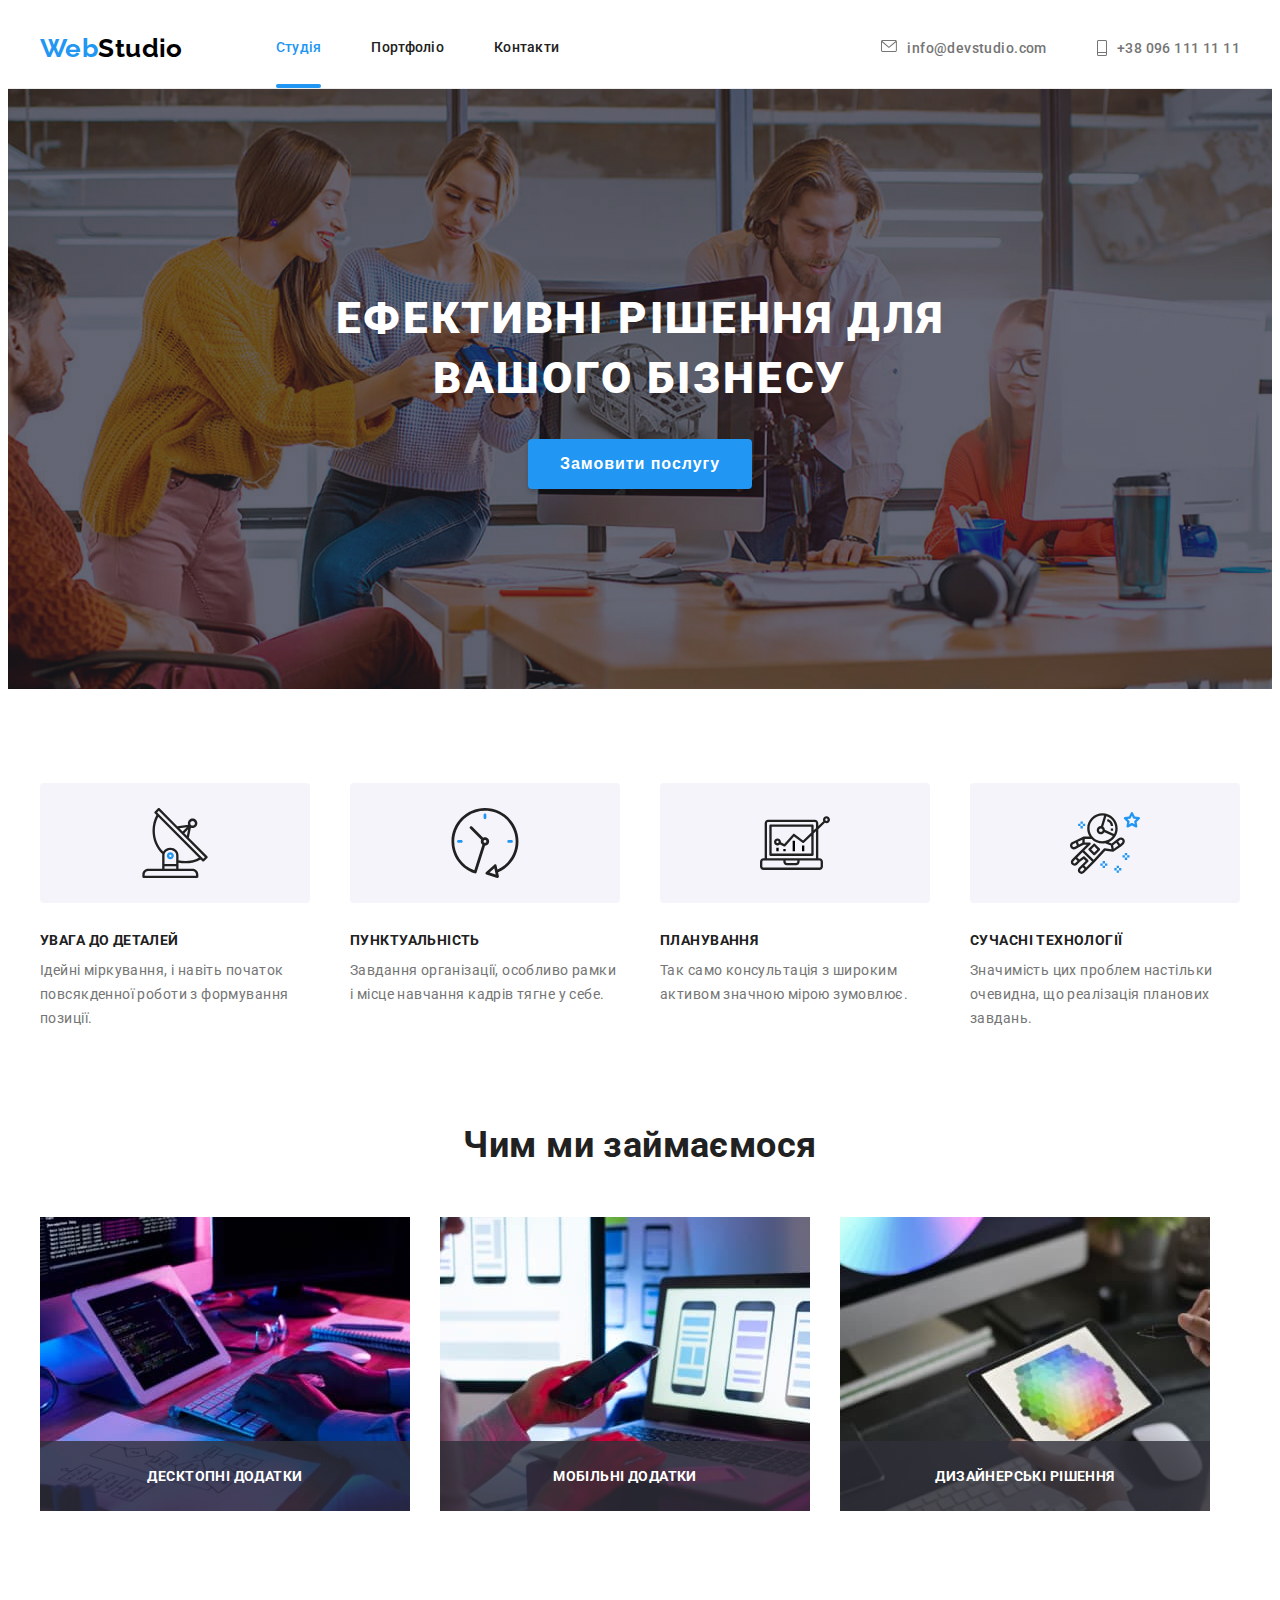
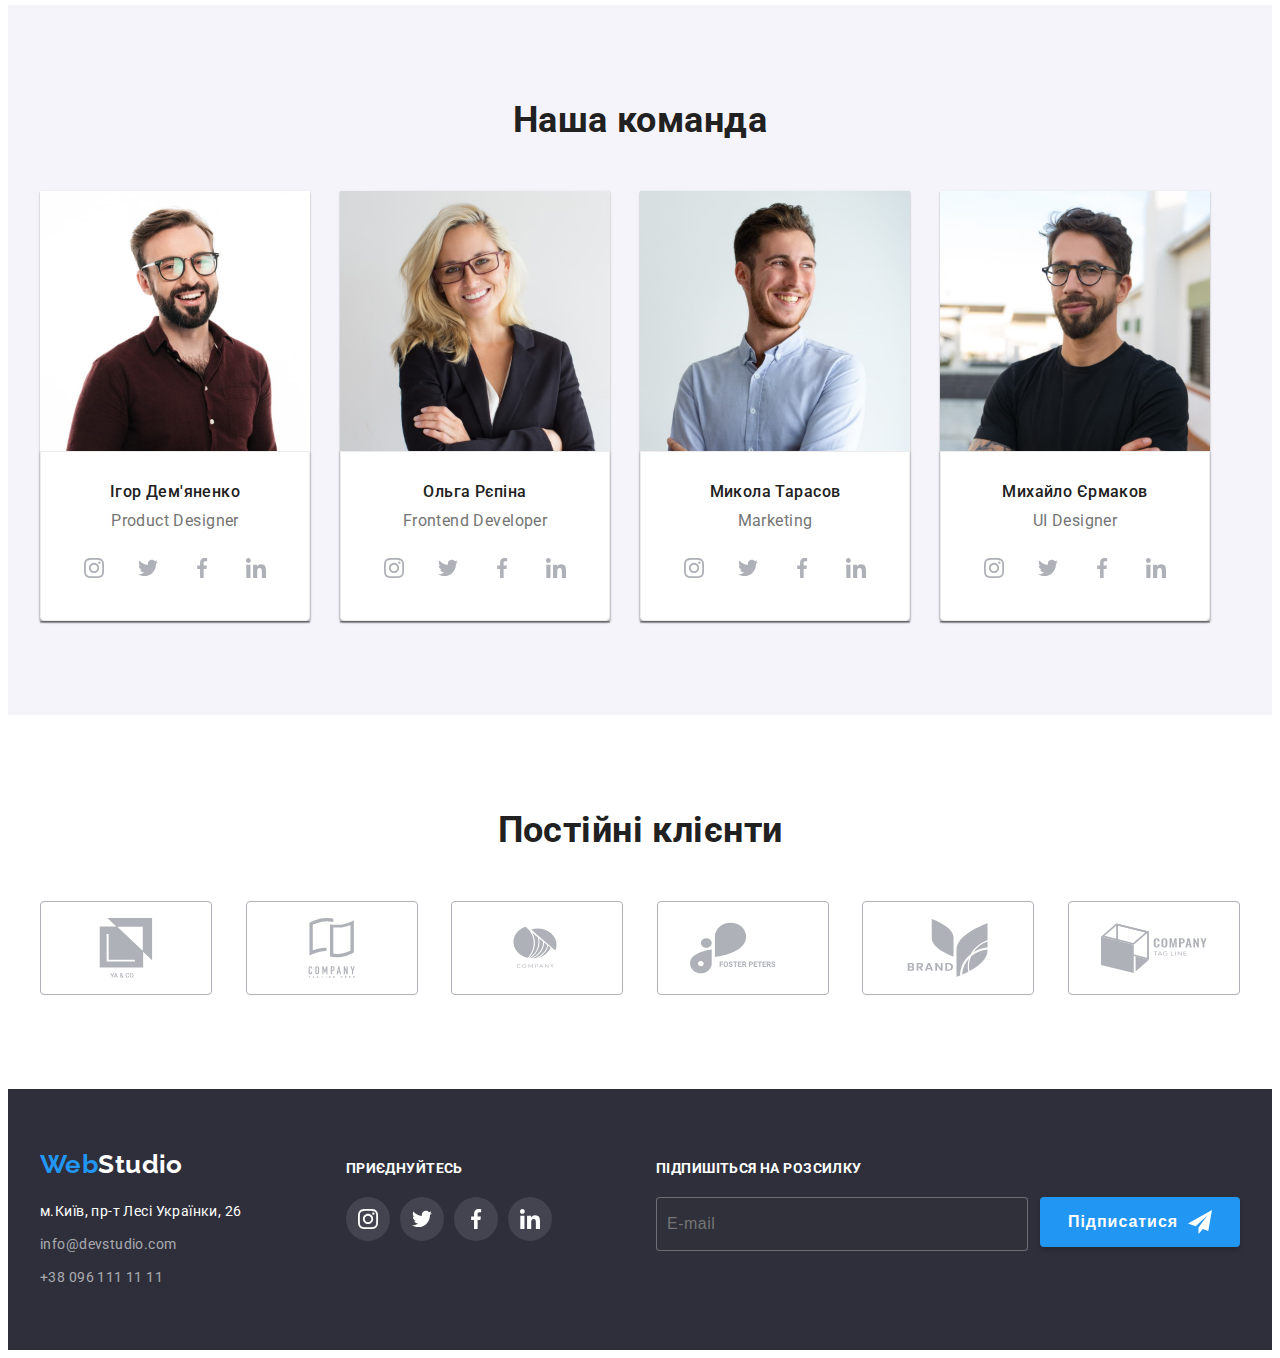
<file: index.html>
<!DOCTYPE html>
<html lang="uk">

<head>
    <meta charset="UTF-8" />
    <meta http-equiv="X-UA-Compatible" content="IE=edge" />
    <meta name="viewport" content="width=device-width, initial-scale=1.0" />
    <title>Студія</title>
    <link rel="preconnect" href="https://fonts.googleapis.com" />
    <link rel="preconnect" href="https://fonts.gstatic.com" crossorigin />
    <link
        href="https://fonts.googleapis.com/css2?family=Raleway:wght@700&family=Roboto:wght@400;500;700;900&display=swap"
        rel="stylesheet" />
    <link rel="stylesheet" href="https://cdnjs.cloudflare.com/ajax/libs/modern-normalize/1.1.0/modern-normalize.min.css"
        integrity="sha512-wpPYUAdjBVSE4KJnH1VR1HeZfpl1ub8YT/NKx4PuQ5NmX2tKuGu6U/JRp5y+Y8XG2tV+wKQpNHVUX03MfMFn9Q=="
        crossorigin="anonymous" referrerpolicy="no-referrer" />
    <link rel="stylesheet" href="./css/styles.css" />
</head>

<body>
    <header class="header">
        <div class="conteiner main-nav">
            <nav class="navigate">
                <a href="./index.html" class="logo">
                    <span class="web-logo">Web</span>Studio</a>
                <ul class="site-nav">
                    <li class="site-nav-item">
                        <a class="site-nav-link current" href="./index.html">Студія</a>
                    </li>
                    <li class="site-nav-item">
                        <a class="site-nav-link" href="./portfolio.html">Портфоліо</a>
                    </li>
                    <li class="site-nav-item">
                        <a class="site-nav-link" href="">Контакти</a>
                    </li>
                </ul>
            </nav>
            <ul class="contacts">
                <li class="item">
                    <a class="address" href="mailto:info@devstudio.com">
                        info@devstudio.com
                        <svg class="envelope" width="16" height="12">
                            <use href="././images/icon.svg#icon-envelope"></use>
                        </svg>
                    </a>
                </li>
                <li class="item">
                    <a class="phone" href="tel:+380961111111">+38 096 111 11 11
                        <svg class="telephone" width="10" height="16">
                            <use href="././images/icon.svg#icon-telephone"></use>
                        </svg>
                    </a>
                </li>
            </ul>
        </div>
    </header>
    <main>
        <section class="section hero">
            <div class="conteiner">
                <h1 class="hero-title">Ефективні рішення для вашого бізнесу</h1>
                <button data-modal-open type="button" class="btn">
                    Замовити послугу
                </button>
            </div>
        </section>
        <section class="section">
            <div class="conteiner">
                <h2 class="visually-hidden">Наші переваги</h2>
                <ul class="about">
                    <li>
                        <div class="icon-wrapper">
                            <svg class="about-img" width="70px" height="70px">
                                <use href="././images/icon.svg#icon-antenna"></use>
                            </svg>
                        </div>
                        <h3 class="about-title">УВАГА ДО ДЕТАЛЕЙ</h3>
                        <p class="about-text">
                            Ідейні міркування, і навіть початок повсякденної роботи з
                            формування позиції.
                        </p>
                    </li>
                    <li>
                        <div class="icon-wrapper">
                            <svg class="about-img" width="70px" height="70px">
                                <use href="././images/icon.svg#icon-clock"></use>
                            </svg>
                        </div>
                        <h3 class="about-title">ПУНКТУАЛЬНІСТЬ</h3>
                        <p class="about-text">
                            Завдання організації, особливо рамки і місце навчання кадрів
                            тягне у себе.
                        </p>
                    </li>
                    <li>
                        <div class="icon-wrapper">
                            <svg class="about-img" width="70px" height="70px">
                                <use href="././images/icon.svg#icon-diagram"></use>
                            </svg>
                        </div>
                        <h3 class="about-title">ПЛАНУВАННЯ</h3>
                        <p class="about-text">
                            Так само консультація з широким активом значною мірою зумовлює.
                        </p>
                    </li>
                    <li>
                        <div class="icon-wrapper">
                            <svg class="about-img" width="70px" height="70px">
                                <use href="././images/icon.svg#icon-astronaut"></use>
                            </svg>
                        </div>
                        <h3 class="about-title">СУЧАСНІ ТЕХНОЛОГІЇ</h3>
                        <p class="about-text">
                            Значимість цих проблем настільки очевидна, що реалізація
                            планових завдань.
                        </p>
                    </li>
                </ul>
            </div>
        </section>
        <section class="section develop">
            <div class="conteiner">
                <h2 class="section-title">Чим ми займаємося</h2>
                <ul class="title item">
                    <li class="title-img">
                        <img src="./images/img_1.jpg" alt="розробка вебсайтів" width="370" height="294" />
                        <p class="description">Десктопні додатки</p>
                    </li>
                    <li class="title-img">
                        <img src="./images/img_2.jpg" alt="розробка мобільних додатків" width="370" height="294" />
                        <p class="description">Мобільні додатки</p>
                    </li>
                    <li class="title-img">
                        <img src="./images/img_3.jpg" alt="розробка дизайну" width="370" height="294" />
                        <p class="description">Дизайнерські рішення</p>
                    </li>
                </ul>
            </div>
        </section>
        <section class="section command">
            <div class="conteiner">
                <h2 class="section-title">Наша команда</h2>
                <ul class="team item">
                    <li class="command-img">
                        <img src="./images/img_4.jpg" alt="хлопець в окулярах" width="270" height="260" />
                        <div class="team-about">
                            <h3 class="team-title">Ігор Дем'яненко</h3>
                            <p class="team-position" lang="en">Product Designer</p>
                            <ul class="social">
                                <li class="social-list">
                                    <a class="social-link" href="https://www.instagram.com/">
                                        <svg width="20" height="20">
                                            <use href="././images/icon.svg#icon-instagram"></use>
                                        </svg>
                                    </a>
                                </li>
                                <li class="social-list">
                                    <a class="social-link" href="https://twitter.com/?lang=uk">
                                        <svg width="20" height="20">
                                            <use href="././images/icon.svg#icon-twitter"></use>
                                        </svg></a>
                                </li>
                                <li class="social-list">
                                    <a class="social-link" href="https://uk-ua.facebook.com/">
                                        <svg width="20" height="20">
                                            <use href="././images/icon.svg#icon-facebook"></use>
                                        </svg></a>
                                </li>
                                <li class="social-link">
                                    <a class="social-link" href="https://ua.linkedin.com/">
                                        <svg width="20" height="20">
                                            <use href="././images/icon.svg#icon-linkedin"></use>
                                        </svg></a>
                                </li>
                            </ul>
                        </div>
                    </li>
                    <li class="command-img">
                        <img src="./images/img_5.jpg" alt="дівчина в окулярах" width="270" height="260" />
                        <div class="team-about">
                            <h3 class="team-title">Ольга Рєпіна</h3>
                            <p class="team-position" lang="en">Frontend Developer</p>
                            <ul class="social">
                                <li class="social-list">
                                    <a class="social-link" href="https://www.instagram.com/">
                                        <svg width="20" height="20">
                                            <use href="././images/icon.svg#icon-instagram"></use>
                                        </svg>
                                    </a>
                                </li>
                                <li class="social-list">
                                    <a class="social-link" href="https://twitter.com/?lang=uk">
                                        <svg width="20" height="20">
                                            <use href="././images/icon.svg#icon-twitter"></use>
                                        </svg></a>
                                </li>
                                <li class="social-list">
                                    <a class="social-link" href="https://uk-ua.facebook.com/">
                                        <svg width="20" height="20">
                                            <use href="././images/icon.svg#icon-facebook"></use>
                                        </svg></a>
                                </li>
                                <li class="social-link">
                                    <a class="social-link" href="https://ua.linkedin.com/">
                                        <svg width="20" height="20">
                                            <use href="././images/icon.svg#icon-linkedin"></use>
                                        </svg></a>
                                </li>
                            </ul>
                        </div>
                    </li>
                    <li class="command-img">
                        <img src="./images/img_6.jpg" alt="чоловік в світлій сорочці, що посміхається" width="270"
                            height="260" />
                        <div class="team-about">
                            <h3 class="team-title">Микола Тарасов</h3>
                            <p class="team-position" lang="en">Marketing</p>
                            <ul class="social">
                                <li class="social-list">
                                    <a class="social-link" href="https://www.instagram.com/">
                                        <svg width="20" height="20">
                                            <use href="././images/icon.svg#icon-instagram"></use>
                                        </svg>
                                    </a>
                                </li>
                                <li class="social-list">
                                    <a class="social-link" href="https://twitter.com/?lang=uk">
                                        <svg width="20" height="20">
                                            <use href="././images/icon.svg#icon-twitter"></use>
                                        </svg></a>
                                </li>
                                <li class="social-list">
                                    <a class="social-link" href="https://uk-ua.facebook.com/">
                                        <svg width="20" height="20">
                                            <use href="././images/icon.svg#icon-facebook"></use>
                                        </svg></a>
                                </li>
                                <li class="social-link">
                                    <a class="social-link" href="https://ua.linkedin.com/">
                                        <svg width="20" height="20">
                                            <use href="././images/icon.svg#icon-linkedin"></use>
                                        </svg></a>
                                </li>
                            </ul>
                        </div>
                    </li>
                    <li class="command-img">
                        <img src="./images/img_7.jpg" alt="чоловік в темній футболці" width="270" height="260" />
                        <div class="team-about">
                            <h3 class="team-title">Михайло Єрмаков</h3>
                            <p class="team-position" lang="en">UI Designer</p>
                            <ul class="social">
                                <li class="social-list">
                                    <a class="social-link" href="https://www.instagram.com/">
                                        <svg width="20" height="20">
                                            <use href="././images/icon.svg#icon-instagram"></use>
                                        </svg>
                                    </a>
                                </li>
                                <li class="social-list">
                                    <a class="social-link" href="https://twitter.com/?lang=uk">
                                        <svg width="20" height="20">
                                            <use href="././images/icon.svg#icon-twitter"></use>
                                        </svg></a>
                                </li>
                                <li class="social-list">
                                    <a class="social-link" href="https://uk-ua.facebook.com/">
                                        <svg width="20" height="20">
                                            <use href="././images/icon.svg#icon-facebook"></use>
                                        </svg></a>
                                </li>
                                <li class="social-link">
                                    <a class="social-link" href="https://ua.linkedin.com/">
                                        <svg width="20" height="20">
                                            <use href="././images/icon.svg#icon-linkedin"></use>
                                        </svg></a>
                                </li>
                            </ul>
                        </div>
                    </li>
                </ul>
            </div>
        </section>
        <section class="section client">
            <div class="conteiner">
                <h2 class="section-title">Постійні клієнти</h2>
                <ul class="partners">
                    <li>
                        <a class="partners-link" href="./index.html">
                            <svg class="partners-link-icon">
                                <use href="././images/icon.svg#icon-company_1"></use>
                            </svg>
                        </a>
                    </li>

                    <li>
                        <a class="partners-link" href="./index.html">
                            <svg class="partners-link-icon">
                                <use href="././images/icon.svg#icon-company_2"></use>
                            </svg>
                        </a>
                    </li>

                    <li>
                        <a class="partners-link" href="./index.html">
                            <svg class="partners-link-icon">
                                <use href="././images/icon.svg#icon-company_6"></use>
                            </svg>
                        </a>
                    </li>

                    <li>
                        <a class="partners-link" href="./index.html">
                            <svg class="partners-link-icon">
                                <use href="././images/icon.svg#icon-company_3"></use>
                            </svg>
                        </a>
                    </li>

                    <li>
                        <a class="partners-link" href="./index.html">
                            <svg class="partners-link-icon">
                                <use href="././images/icon.svg#icon-company_4"></use>
                            </svg>
                        </a>
                    </li>

                    <li>
                        <a class="partners-link" href="./index.html">
                            <svg class="partners-link-icon">
                                <use href="././images/icon.svg#icon-company_5"></use>
                            </svg>
                        </a>
                    </li>
                </ul>
            </div>
        </section>
    </main>
    <footer class="footer">
        <div class="conteiner">
            <div class="footer-adr">
                <div>
                    <a class="adr" href="./index.html">
                        <span class="web-logo">Web</span><span class="footer-studio">Studio</span>
                    </a>
                    <address>
                        <ul>
                            <li class="footer-addres">
                                <a href="https://goo.gl/maps/CPtrU1FHBa2aNyZL9" target="_blank"
                                    rel="noopener noreferrer nofollow">
                                    м.Київ, пр-т Лесі Українки, 26
                                </a>
                            </li>
                            <li class="footer-contacts">
                                <a href="mailto:info@devstudio.com">info@devstudio.com </a>
                            </li>
                            <li class="footer-contacts">
                                <a href="tel:+380961111111">+38 096 111 11 11 </a>
                            </li>
                        </ul>
                    </address>
                </div>
                <div>
                    <h3 class="footer-title">Приєднуйтесь</h3>
                    <ul class="social">
                        <li class="social-list">
                            <a class="social-link" href="https://www.instagram.com/">
                                <svg width="20" height="20">
                                    <use href="././images/icon.svg#icon-instagram"></use>
                                </svg>
                            </a>
                        </li>
                        <li class="social-list">
                            <a class="social-link" href="https://twitter.com/?lang=uk">
                                <svg width="20" height="20">
                                    <use href="././images/icon.svg#icon-twitter"></use>
                                </svg></a>
                        </li>
                        <li class="social-list">
                            <a class="social-link" href="https://uk-ua.facebook.com/">
                                <svg width="20" height="20">
                                    <use href="././images/icon.svg#icon-facebook"></use>
                                </svg></a>
                        </li>
                        <li class="social-list">
                            <a class="social-link" href="https://ua.linkedin.com/">
                                <svg width="20" height="20">
                                    <use href="././images/icon.svg#icon-linkedin"></use>
                                </svg></a>
                        </li>
                    </ul>
                </div>
                <form>
                    <label for="user_email">
                        <span class="footer-submit">Підпишіться на розсилку</span>
                    </label>
                    <div class="subscribe-form">
                        <input class="input-form" type="email" name="email" id="user_email" placeholder="E-mail" />
                        <button type="submit" class="footer-button">
                            Підписатися
                            <svg class="send-img" width="24" height="24">
                                <use href="./images/icon.svg#icon-send"></use>
                            </svg>
                        </button>
                    </div>
                </form>
            </div>
        </div>
    </footer>
    <div class="backdrop is-hidden" data-modal>
        <div class="modal">
            <button class="modal-button-close" data-modal-close>
                <svg width="30px" height="30px">
                    <use href="././images/icon.svg#icon-close"></use>
                </svg>
            </button>
            <div class="modal-form">
                <p class="modal-title">Залиште свої дані, ми вам передзвонимо</p>
                <form class="form">
                    <ul>
                        <li class="form-label">
                            <label for="user-name">Ім'я</label>
                            <input type="text" name="user-name" id="user-name" autofocus />
                            <svg class="form-img" width="18px" height="18px">
                                <use href="././images/icon.svg#icon-person"></use>
                            </svg>
                        </li>
                        <li class="form-label">
                            <label for="user-tel">Телефон</label>
                            <input type="tel" name="user-tel" id="user-tel" />
                            <svg class="form-img" width="18px" height="18px">
                                <use href="././images/icon.svg#icon-phone"></use>
                            </svg>
                        </li>

                        <li class="form-label">
                            <label for="user-email">Пошта</label>
                            <input type="email" name="user-email" id="user-email" />
                            <svg class="form-img" width="18px" height="18px">
                                <use href="././images/icon.svg#icon-email"></use>
                            </svg>
                        </li>
                        <li class="form-label textarea">
                            <label for="feadback">Коментар</label>
                            <textarea name="feadback" rows="5" id="feadback" placeholder="Введіть текст"></textarea>
                        </li>
                    </ul>

                    <label class="checkbox-label">
                        <input class="checkbox" type="checkbox" name="agreement" />
                        <svg class="checkbox-icon" width="16px" height="15px">
                            <use href="./images/icon.svg#icon-check"></use>
                        </svg>
                        <span class="agreement-text">Погоджуюся з розсилкою та приймаю &nbsp</span><a href="../"
                            class="contract">Умови договору</a>
                    </label>

                    <button type="submit" class="submit-button">Відправити</button>
                </form>
            </div>
        </div>
    </div>
    <script src="./js/modal.js"></script>
</body>

</html>
</file>
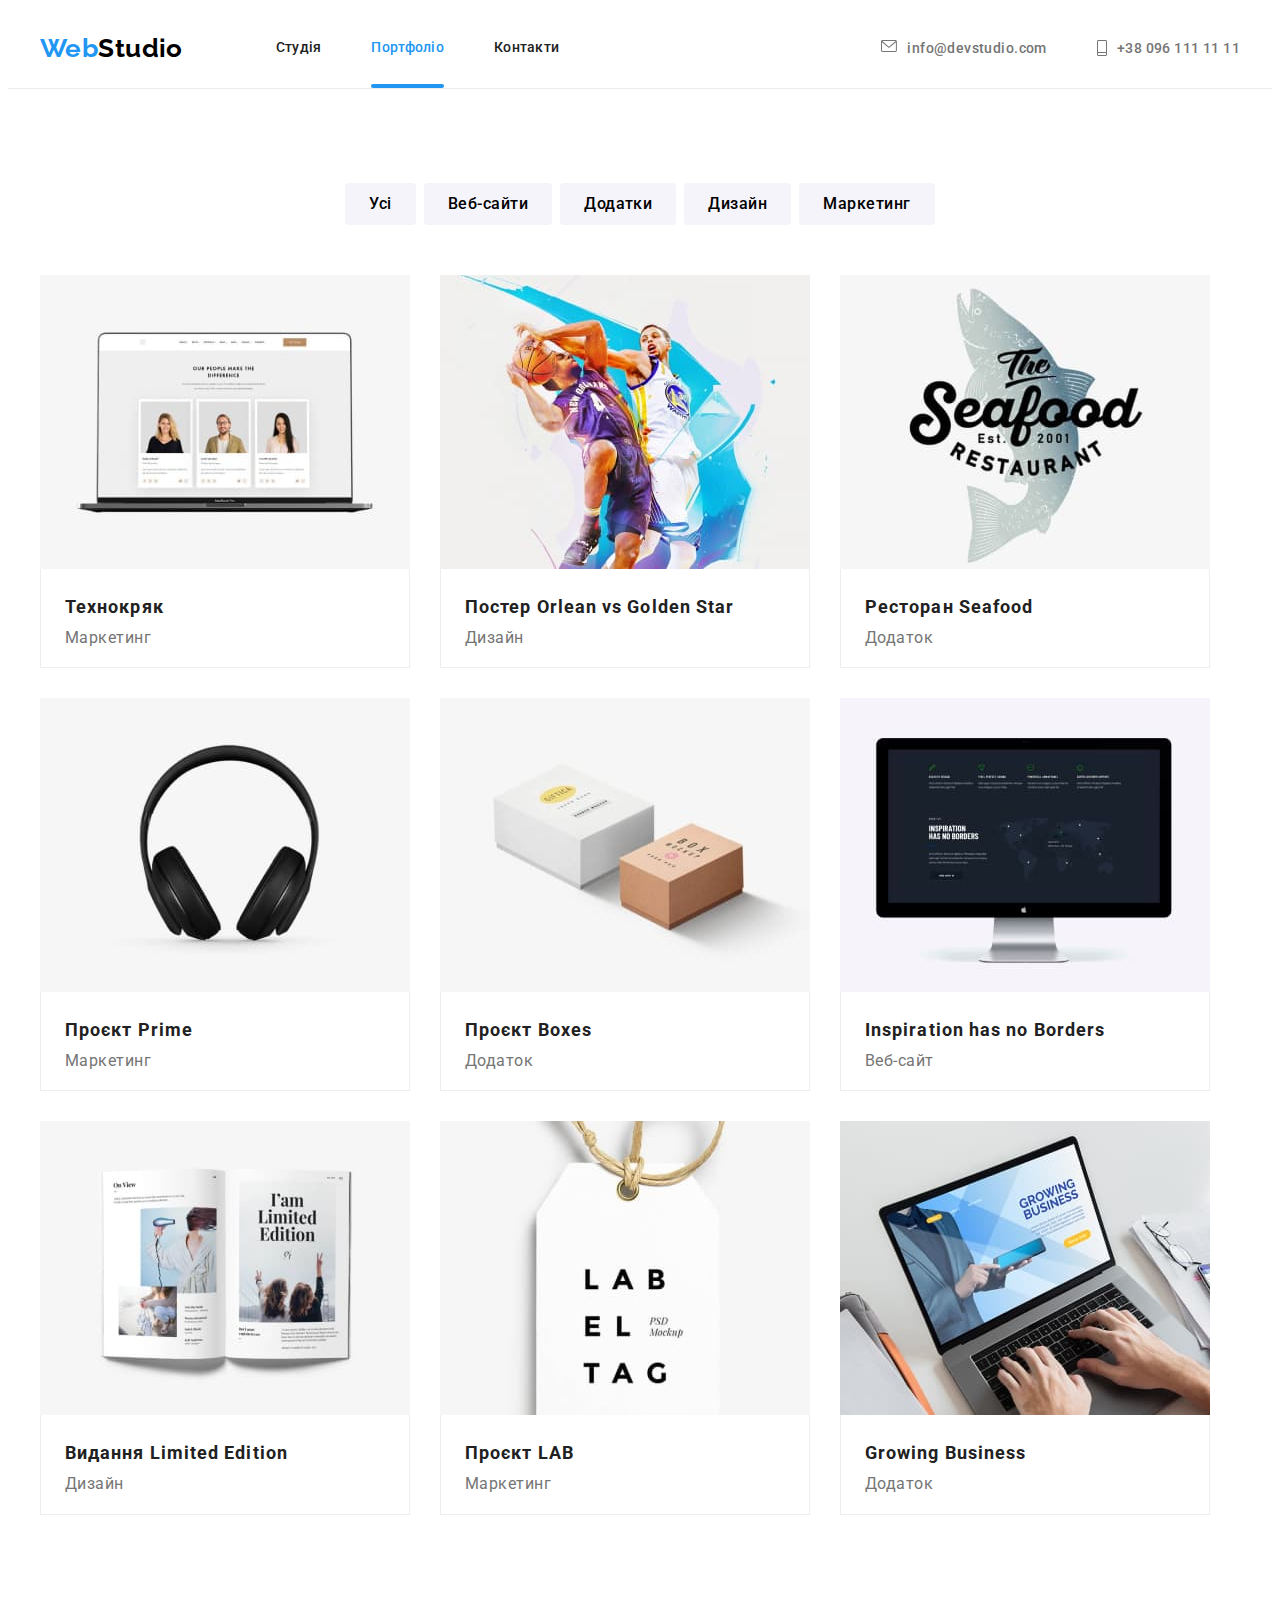
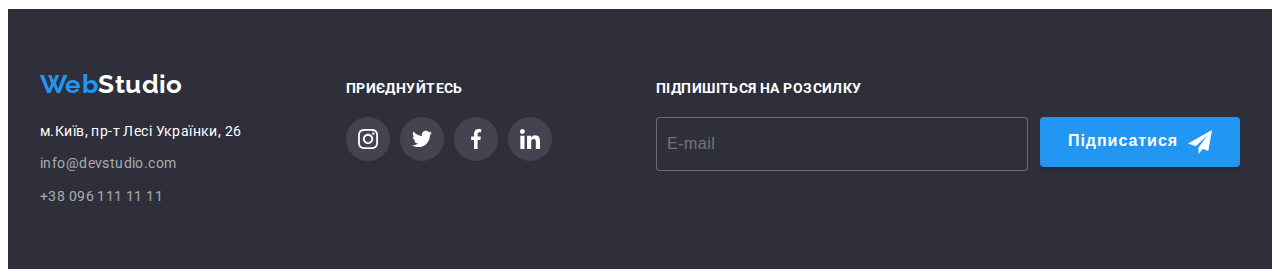
<file: portfolio.html>
<!DOCTYPE html>
<html lang="uk">

<head>
  <meta charset="UTF-8" />
  <meta http-equiv="X-UA-Compatible" content="IE=edge" />
  <meta name="viewport" content="width=device-width, initial-scale=1.0" />
  <title>Портфоліо</title>
  <link href="https://fonts.googleapis.com/css2?family=Raleway:wght@700&family=Roboto:wght@400;500;700;900&display=swap"
    rel="stylesheet" />
  <link rel="stylesheet" href="https://cdnjs.cloudflare.com/ajax/libs/modern-normalize/1.1.0/modern-normalize.min.css"
    integrity="sha512-wpPYUAdjBVSE4KJnH1VR1HeZfpl1ub8YT/NKx4PuQ5NmX2tKuGu6U/JRp5y+Y8XG2tV+wKQpNHVUX03MfMFn9Q=="
    crossorigin="anonymous" referrerpolicy="no-referrer" />
  <link rel="stylesheet" href="./css/styles.css" />
</head>

<body>
  <header class="header">
    <div class="conteiner main-nav">
      <nav class="navigate">
        <a href="./index.html" class="logo">
          <span class="web-logo">Web</span>Studio</a>
        <ul class="site-nav">
          <li class="item">
            <a class="site-nav-link" href="./index.html">Студія</a>
          </li>
          <li class="item">
            <a class="site-nav-link current" href="./portfolio.html">Портфоліо</a>
          </li>
          <li class="item">
            <a class="site-nav-link" href="">Контакти</a>
          </li>
        </ul>
      </nav>
      <ul class="contacts">
        <li class="item">
          <a class="address" href="mailto:info@devstudio.com">info@devstudio.com
            <svg class="envelope" width="16" height="12">
              <use href="./images/icon.svg#icon-envelope"></use>
            </svg>
          </a>
        </li>
        <li class="item">
          <svg class="telephone" width="10" height="16">
            <use href="./images/icon.svg#icon-telephone"></use>
          </svg>
          <a class="phone" href="tel:+380961111111">+38 096 111 11 11 </a>
        </li>
      </ul>
    </div>
  </header>
  <main>
    <section class="section">
      <div class="conteiner">
        <h1 class="visually-hidden">Портфоліо</h1>
        <ul class="filter">
          <li>
            <button class="filter-btn" type="button">Усі</button>
          </li>
          <li class="portfolio-btn">
            <button class="filter-btn" type="button">Веб-сайти</button>
          </li>
          <li class="portfolio-btn">
            <button class="filter-btn" type="button">Додатки</button>
          </li>
          <li class="portfolio-btn">
            <button class="filter-btn" type="button">Дизайн</button>
          </li>
          <li class="portfolio-btn">
            <button class="filter-btn" type="button">Маркетинг</button>
          </li>
        </ul>
        <ul class="project">
          <li class="project-img">
            <a class="project-card" href="./portfolio.html">
              <div class="project-card-img">
                <div class="overlay">
                  <p>
                    Ресурс пропонує комплексні пропозиції з різним рівнем
                    функціоналу та сервісів. Все це дозволить відвідувачу
                    отримати вичерпні відомості про компанію чи приватну
                    особу.
                  </p>
                </div>
                <img src="./images/technocrak.jpg" alt="Опис команди" width="370" height="294" />
              </div>

              <div class="about-project">
                <h2 class="portfolio-title">Технокряк</h2>
                <p class="project-text">Маркетинг</p>
              </div>
            </a>
          </li>
          <li class="project-img">
            <a class="project-card" href="./portfolio.html">
              <div class="project-card-img">
                <div class="overlay">
                  <p>
                    Lorem, ipsum dolor sit amet consectetur adipisicing elit.
                    Corporis architecto rem labore animi! Quidem mollitia
                    eius, repellat aliquid impedit fugit.
                  </p>
                </div>

                <img src="./images/Poster.jpg" alt="Баскетбольний постер" width="370" height="294" />
              </div>

              <div class="about-project">
                <h2 class="portfolio-title">
                  Постер <span lang="en">Orlean vs Golden Star</span>
                </h2>
                <p class="project-text">Дизайн</p>
              </div>
            </a>
          </li>
          <li class="project-img">
            <a class="project-card" href="./portfolio.html">
              <div class="project-card-img">
                <div class="overlay">
                  <p>
                    Lorem ipsum dolor sit amet consectetur adipisicing elit.
                    Et delectus eaque numquam quam distinctio similique quo
                    repellat tenetur exercitationem! Fuga.
                  </p>
                </div>
                <img src="./images/Seafood.jpg" alt="Логотип ресторана з рибою" width="370" height="294" />
              </div>

              <div class="about-project">
                <h2 class="portfolio-title">
                  Ресторан <span lang="en">Seafood</span>
                </h2>
                <p class="project-text">Додаток</p>
              </div>
            </a>
          </li>
          <li class="project-img">
            <a class="project-card" href="./portfolio.html">
              <div class="project-card-img">
                <div class="overlay">
                  <p>
                    Lorem, ipsum dolor sit amet consectetur adipisicing elit.
                    Iste, vitae soluta a ipsam eos totam. Minus, cum repellat.
                    Labore, sapiente.
                  </p>
                </div>
                <img src="./images/Headphons.jpg" alt="Бездротові навушники" width="370" height="294" />
              </div>

              <div class="about-project">
                <h2 class="portfolio-title">
                  Проєкт <span lang="en">Prime</span>
                </h2>
                <p class="project-text">Маркетинг</p>
              </div>
            </a>
          </li>
          <li class="project-img">
            <a class="project-card" href="./portfolio.html">
              <div class="project-card-img">
                <div class="overlay">
                  <p>
                    Lorem ipsum, dolor sit amet consectetur adipisicing elit.
                    Placeat, quaerat magni possimus dolor asperiores at dicta
                    id et, aut vitae.
                  </p>
                </div>
                <img src="./images/Boxes.jpg" alt="Коробки" width="370" height="294" />
              </div>

              <div class="about-project">
                <h2 class="portfolio-title">
                  Проєкт <span lang="en">Boxes</span>
                </h2>
                <p class="project-text">Додаток</p>
              </div>
            </a>
          </li>
          <li class="project-img">
            <a class="project-card" href="./portfolio.html">
              <div class="project-card-img">
                <div class="overlay">
                  <p>
                    Lorem ipsum dolor sit amet consectetur adipisicing elit.
                    Fugiat, cumque fuga est dicta sit aperiam maxime!
                  </p>
                </div>
                <img src="./images/Monitor.jpg" alt="Монітор" width="370" height="294" />
              </div>

              <div class="about-project">
                <h2 class="portfolio-title" lang="en">
                  Inspiration has no Borders
                </h2>
                <p class="project-text">Веб-сайт</p>
              </div>
            </a>
          </li>
          <li class="project-img">
            <a class="project-card" href="./portfolio.html">
              <div class="project-card-img">
                <div class="overlay">
                  <p>
                    Lorem ipsum dolor sit amet consectetur adipisicing elit.
                    Ut, inventore? Quisquam, ut?
                  </p>
                </div>
                <img src="./images/Magazine.jpg" alt="Журнал" width="370" height="294" />
              </div>

              <div class="about-project">
                <h2 class="portfolio-title">
                  Видання <span lang="en">Limited Edition</span>
                </h2>
                <p class="project-text">Дизайн</p>
              </div>
            </a>
          </li>
          <li class="project-img">
            <a class="project-card" href="./portfolio.html">
              <div class="project-card-img">
                <div class="overlay">
                  <p>
                    Lorem ipsum, dolor sit amet consectetur adipisicing elit.
                    Commodi perferendis ipsum provident consequatur laboriosam
                    maiores sit. Veniam cupiditate repellendus neque
                    voluptatibus at!
                  </p>
                </div>
                <img src="./images/Label.jpg" alt="Ярлик" width="370" height="294" />
              </div>

              <div class="about-project">
                <h2 class="portfolio-title">
                  Проєкт <span lang="en">LAB</span>
                </h2>
                <p class="project-text">Маркетинг</p>
              </div>
            </a>
          </li>
          <li class="project-img">
            <a class="project-card" href="./portfolio.html">
              <div class="project-card-img">
                <div class="overlay">
                  <p>
                    Lorem ipsum dolor, sit amet consectetur adipisicing elit.
                    Nostrum voluptas ducimus nobis voluptates, exercitationem
                    fugit! Saepe, eligendi harum!
                  </p>
                </div>
                <img src="./images/Notebook.jpg" alt="Праця за ноутбуком" width="370" height="294" />
              </div>

              <div class="about-project">
                <h2 class="portfolio-title" lang="en">Growing Business</h2>
                <p class="project-text">Додаток</p>
              </div>
            </a>
          </li>
        </ul>
      </div>
    </section>
  </main>
  <footer class="footer">
    <div class="conteiner">
      <div class="footer-adr">
        <div>
          <a class="adr" href="./index.html">
            <span class="web-logo">Web</span><span class="footer-studio">Studio</span>
          </a>
          <address>
            <ul>
              <li class="footer-addres">
                <a href="https://goo.gl/maps/CPtrU1FHBa2aNyZL9" target="_blank" rel="noopener noreferrer nofollow">
                  м.Київ, пр-т Лесі Українки, 26
                </a>
              </li>
              <li class="footer-contacts">
                <a href="mailto:info@devstudio.com">info@devstudio.com </a>
              </li>
              <li class="footer-contacts">
                <a href="tel:+380961111111">+38 096 111 11 11 </a>
              </li>
            </ul>
          </address>
        </div>
        <div class="footer-social-link">
          <h3 class="footer-title">Приєднуйтесь</h3>
          <ul class="social">
            <li class="social-list">
              <a class="social-link" href="https://www.instagram.com/">
                <svg width="20" height="20">
                  <use href="././images/icon.svg#icon-instagram"></use>
                </svg>
              </a>
            </li>
            <li class="social-list">
              <a class="social-link" href="https://twitter.com/?lang=uk">
                <svg width="20" height="20">
                  <use href="././images/icon.svg#icon-twitter"></use>
                </svg></a>
            </li>
            <li class="social-list">
              <a class="social-link" href="https://uk-ua.facebook.com/">
                <svg width="20" height="20">
                  <use href="././images/icon.svg#icon-facebook"></use>
                </svg></a>
            </li>
            <li class="social-list">
              <a class="social-link" href="https://ua.linkedin.com/">
                <svg width="20" height="20">
                  <use href="././images/icon.svg#icon-linkedin"></use>
                </svg></a>
            </li>
          </ul>
        </div>
        <form class="footer-form">
          <label for="user_email">
            <p class="footer-submit">Підпишіться на розсилку</p>
          </label>
          <div class="subscribe-form">
            <input class="input-form" type="email" name="email" id="user_email" placeholder="E-mail" />
            <button type="submit" class="footer-button">
              Підписатися
              <svg class="send-img" width="24" height="24">
                <use href="./images/icon.svg#icon-send"></use>
              </svg>
            </button>
          </div>
        </form>
      </div>
    </div>
  </footer>
</body>

</html>
</file>
<file: css/styles.css>
:root {
  --accent-color: #2196f3;
  --bg-color: #ffffff;
  --text-color: #757575;
  --logo-color: #000000;
  --nav-color: #212121;
  --footer-bg-color: #2e2f3b;
  --footer-contact-color: #ffffff99;
  --btn-bg-color: #f5f4fa;
  --border-color: #ececec;
  --link-color: #afb1b8;
}

body {
  background-color: var(--bg-color);
  font-family: Roboto, sans-serif;
  color: var(--text-color);
  letter-spacing: 0.03em;
  font-size: 14px;
}

p,
h1,
h2,
h3,
h4,
h5,
h6 {
  margin: 0;
}

ul,
ol {
  margin: 0;
  padding-left: 0;
}

button {
  cursor: pointer;
}

address {
  font-style: normal;
}

img {
  display: block;
  max-width: 100%;
  height: auto;
}

a {
  text-decoration: none;
  color: var(--text-color);
}

ul {
  list-style: none;
}

.conteiner {
  width: 1200px;
  padding: 0 15px;
  margin-left: auto;
  margin-right: auto;
}

.header {
  border-bottom: 1px solid var(--border-color);
}

.section {
  padding: 94px 0px;
}

.navigate {
  display: flex;
  align-items: center;
  margin: 0;
}

.main-nav {
  display: flex;
}

.logo {
  display: flex;
  color: var(--logo-color);
  font-family: Raleway, sans-serif;
  font-weight: 700;
  font-size: 26px;
  line-height: 1.19;
}

.web-logo,
.footer-studio {
  color: var(--accent-color);
  font-family: Raleway, sans-serif;
  font-weight: 700;
  font-size: 26px;
  line-height: 1.19;
}

.site-nav {
  display: flex;
  margin-left: 93px;
}

.site-nav :not(:last-child) {
  margin-right: 50px;
}

.site-nav-link {
  position: relative;
  display: block;
  padding: 32px 0;
  color: var(--nav-color);
  font-weight: 500;
  line-height: 1.14;
  letter-spacing: 0.02em;
  transition: color 250ms cubic-bezier(0.4, 0, 0.2, 1);
}

.site-nav-link:hover,
.site-nav-link:focus {
  color: var(--accent-color);
}

.current {
  color: var(--accent-color);
}

.site-nav-link.current::after {
  position: absolute;
  bottom: 0;

  content: "";
  display: block;
  width: 100%;
  height: 4px;
  border-radius: 2px;
  background-color: var(--accent-color);
}

.contacts {
  display: flex;
  align-items: center;
  margin-left: auto;
  text-align: center;
  font-weight: 500;
}

.contacts.item {
  margin: 0;
  font-weight: 500;
  line-height: 1.14;
  letter-spacing: 0.02em;
  color: var(--text-color);
}

.item {
  display: flex;
  align-items: center;
}

.address {
  display: flex;
  transition: color 250ms cubic-bezier(0.4, 0, 0.2, 1);
  flex-direction: row-reverse;
}

.envelope,
.telephone {
  margin-right: 10px;
  fill: currentColor;
  transition: color 250ms cubic-bezier(0.4, 0, 0.2, 1);
}

.phone {
  display: flex;
  fill: currentColor;
  flex-direction: row-reverse;
  transition: color 250ms cubic-bezier(0.4, 0, 0.2, 1);
}

.contacts :focus,
.contacts :hover {
  color: var(--accent-color);
}

.contacts .item+.item {
  margin-left: 50px;
}

.hero,
footer {
  background-color: var(--footer-bg-color);
}

h1 {
  width: 696px;
  margin: 0 auto;
}

.hero {
  background-image: linear-gradient(rgba(47, 48, 58, 0.4),
      rgba(47, 48, 58, 0.4)),
    url(../images/new_photo.jpg);
  background-repeat: no-repeat;
  background-size: cover;
  background-position: center;
  max-width: 1600px;
  margin-left: auto;
  margin-right: auto;
  box-sizing: border-box;
  text-align: center;
  padding-top: 200px;
  padding-bottom: 200px;
}

.hero-title {
  color: var(--bg-color);
  font-weight: 900;
  font-size: 44px;
  line-height: 1.36;
  text-transform: uppercase;
  letter-spacing: 0.06em;
  margin-bottom: 30px;
}

.btn {
  display: inline-block;
  vertical-align: middle;

  background-color: var(--accent-color);
  color: var(--bg-color);
  border-color: var(--accent-color);
  box-shadow: 0px 4px 4px #00000026;
  box-sizing: border-box;
  font-weight: 700;
  font-size: 16px;
  line-height: 1.88;
  padding: 10px 32px;
  letter-spacing: 0.06em;
  border-radius: 4px;
  border: none;
}

.backdrop {
  position: fixed;
  left: 0;
  top: 0;
  width: 100%;
  height: 100%;
  background-color: rgba(47, 48, 58, 0.4);
  transition: transform 250ms cubic-bezier(0.4, 0, 0.2, 1),
    opacity 250ms cubic-bezier(0.4, 0, 0.2, 1),
    visibility 250ms cubic-bezier(0.4, 0, 0.2, 1);
}

.backdrop.is-hidden {
  opacity: 0;
  pointer-events: none;
  visibility: hidden;
}

.modal {
  position: absolute;
  top: 50%;
  left: 50%;
  transform: translate(-50%, -50%);

  width: 528px;
  height: 581px;
  padding: 40px;

  background-color: var(--bg-color);
  box-shadow: 0px 1px 3px rgba(0, 0, 0, 0.12), 0px 1px 1px rgba(0, 0, 0, 0.14),
    0px 2px 1px rgba(0, 0, 0, 0.2);
  border-radius: 4px;
}

.modal-title {
  color: var(--nav-color);
}

.modal-button-close {
  position: absolute;
  top: 0%;
  right: 0%;
  margin-top: 8px;
  margin-right: 8px;
  width: 30px;
  height: 30px;
  border: 0;
  border-radius: 50%;
  padding: 0;

  background-color: var(--bg-color);
  transition: fill 250ms cubic-bezier(0.4, 0, 0.2, 1);
}

.modal-button-close:hover {
  fill: var(--accent-color);
}

.visually-hidden {
  position: absolute;
  white-space: nowrap;
  width: 1px;
  height: 1px;
  overflow: hidden;
  border: 0;
  padding: 0;
  clip: rect(0 0 0 0);
  clip-path: inset(50%);
  margin: -1px;
}

.about {
  display: flex;
  justify-content: space-between;
}

.about-title {
  margin-bottom: 10px;
  font-size: 14px;
  line-height: 1.14;
  text-transform: uppercase;
  color: var(--nav-color);
}

.icon-wrapper {
  display: flex;
  align-items: center;
  justify-content: center;
  margin-bottom: 30px;
  height: 120px;
  background-color: var(--btn-bg-color);
  border-radius: 4px;
}

.about-text {
  width: 270px;
  line-height: 1.71;
  color: var(--text-color);
}

.section.develop {
  padding-top: 0;
}

.section-title {
  margin-bottom: 50px;
  color: var(--nav-color);
  font-size: 36px;
  line-height: 1.17;
  text-align: center;
}

.title.item {
  display: flex;
}

.title-img {
  position: relative;
  width: 370px;
  margin-right: 30px;
}

.title-img:last-child {
  margin-right: 0;
}

.description {
  position: absolute;
  left: 50%;
  bottom: 0%;
  transform: translate(-50%, -0%);
  width: 100%;
  height: 70px;
  background-color: rgba(47, 48, 58, 0.8);
  display: flex;
  justify-content: center;
  align-items: center;

  font-weight: 700;
  text-transform: uppercase;
  color: var(--bg-color);
}

.project-text {
  font-size: 16px;
  line-height: 1.14;
  letter-spacing: 0.03em;
  color: var(--text-color);
}

.command {
  background-color: var(--btn-bg-color);
}

.team.item {
  display: flex;
}

.command-img {
  margin-right: 30px;
  box-shadow: 0px 1px 3px #0000001f, 0px 1px 1px #00000024,
    0px 2px 1px #00000033;
}

.team-about {
  padding: 30px 0;
  background-color: var(--bg-color);
  border: 1px solid var(--border-color);
  border-radius: 0px 0px 4px 4px;
  box-shadow: 0px 1px 3px #00000033, 0px 1px 1px #00000024,
    0px 2px 1px #0000001f;
  text-align: center;
}

.command-img:last-child {
  margin-right: 0px;
}

.team-title {
  margin-bottom: 10px;
  color: var(--nav-color);
  font-weight: 500;
  font-size: 16px;
  line-height: 1.19;
}

.team-position {
  font-size: 16px;
  line-height: 1.19;
  color: var(--text-color);
}

.social {
  margin-top: 16px;
  display: flex;
  justify-content: center;
  align-content: center;
  gap: 10px;
}

.social-list {
  width: 44px;
  height: 44px;
}

.social-link {
  display: flex;
  justify-content: center;
  align-items: center;
  fill: var(--link-color);
  width: 44px;
  height: 44px;
  border-radius: 50%;
  transition: background-color 250ms cubic-bezier(0.4, 0, 0.2, 1),
    fill 250ms cubic-bezier(0.4, 0, 0.2, 1);
}

.social-link:hover,
.social-link:focus {
  background-color: var(--accent-color);
  fill: var(--bg-color);
}

.partners {
  fill: var(--link-color);
  display: flex;
  flex-wrap: nowrap;
  justify-content: space-between;
}

.partners-link:focus,
.partners-link:hover {
  fill: var(--accent-color);
  border-color: var(--accent-color);
}

.partners-link {
  display: flex;
  justify-content: center;
  align-items: center;
  width: 170px;
  height: 92px;
  border: 1px solid var(--link-color);
  border-radius: 4px;
  transition: border-color 250ms cubic-bezier(0.4, 0, 0.2, 1),
    fill 250ms cubic-bezier(0.4, 0, 0.2, 1);
}

.partners-link-icon {
  width: 106px;
  height: 60px;
}

.footer {
  padding: 60px 0px;
}

.footer-studio {
  color: var(--bg-color);
}

.footer-adr {
  display: flex;
  align-items: baseline;
  justify-content: space-between;
}

.adr {
  display: inline-block;
  margin-bottom: 20px;
}

.footer-addres {
  margin-bottom: 9px;
}

.footer-contacts {
  margin-bottom: 9px;
}

.footer-contacts:last-child {
  margin-bottom: 0;
}

.footer-contacts a:hover,
.footer-contacts a:focus {
  color: var(--accent-color);
}

.footer-addres a {
  color: var(--bg-color);
  font-style: normal;
  line-height: 1.71;
}

.footer-contacts a {
  color: var(--footer-contact-color);
  font-style: normal;
  line-height: 1.71;
  transition: color 250ms cubic-bezier(0.4, 0, 0.2, 1);
}

.footer .social {
  margin: 0;
  display: flex;
  justify-content: flex-start;
}

.footer-title {
  font-weight: 700;
  font-size: 14px;
  line-height: 1.14;
  letter-spacing: 0.03em;
  text-transform: uppercase;
  color: var(--bg-color);

  margin-bottom: 20px;
}

.footer .social-link {
  justify-content: center;
  margin-right: 10px;
  fill: var(--bg-color);
  background-color: rgba(255, 255, 255, 0.1);
}

.footer .social-link:focus,
.footer .social-link:hover {
  background-color: var(--accent-color);
}

.footer .social-link:last-child {
  margin-right: 0;
}

.subscribe-form {
  display: flex;
  margin-top: 20px;
}

.input-form {
  padding-left: 10px;
  width: 358px;
  height: 50px;
  border: 1px solid rgba(255, 255, 255, 0.3);
  box-shadow: rgba(0px 4px 4px rgba(0, 0, 0, 0.15));
  border-radius: 4px;
  font-weight: 400;
  font-size: 16px;
  line-height: 1.25;
  align-items: center;
  letter-spacing: 0.03em;
  color: rgba(255, 255, 255, 0.6);
  background: #2f303a;
}

.input-form:focus {
  color: var(--bg-color);
}

.footer-button {
  position: relative;
  margin-left: 12px;
  background-color: var(--accent-color);
  color: var(--bg-color);
  padding: 10px 28px;
  line-height: 1.88;
  display: flex;
  border: 0;
  align-items: center;
  font-weight: 700;
  font-size: 16px;
  line-height: 1.88;
  letter-spacing: 0.06em;
  width: 200px;
  height: 50px;

  box-shadow: 0px 4px 4px rgba(0, 0, 0, 0.15);
  border-radius: 4px;
}

.footer-submit {
  font-weight: 700;
  font-size: 14px;
  line-height: 1.14;
  letter-spacing: 0.03em;
  text-transform: uppercase;
  color: var(--bg-color);
}

.send-img {
  position: absolute;
  top: 13px;
  right: 28px;
}

.portfolio-title {
  font-size: 18px;
  line-height: 2;
  letter-spacing: 0.06em;
  color: var(--nav-color);
}

.filter {
  display: flex;
  margin-bottom: 50px;
  justify-content: center;
}

.filter-btn {
  min-width: 38px;
  padding: 6px 22px;

  font-family: inherit;
  border-radius: 4px;
  font-weight: 500;
  font-size: 16px;
  line-height: 1.62;
  letter-spacing: 0.03em;
  background-color: var(--btn-bg-color);
  color: var(--logo-color);
  border-color: transparent;

  transition: color 250ms cubic-bezier(0.4, 0, 0.2, 1),
    background-color 250ms cubic-bezier(0.4, 0, 0.2, 1),
    box-shadow 250ms cubic-bezier(0.4, 0, 0.2, 1);
}

.portfolio-btn {
  margin-left: 8px;
}

.filter-btn:focus,
.filter-btn:hover {
  background-color: var(--accent-color);
  color: var(--bg-color);
  box-shadow: 0px 3px 1px rgba(0, 0, 0, 0.1), 0px 1px 2px rgba(0, 0, 0, 0.08),
    0px 2px 2px rgba(0, 0, 0, 0.12);
}

.project {
  display: flex;
  flex-wrap: wrap;
}

.project-img {
  margin-right: 30px;
  margin-bottom: 30px;
  position: relative;
  transition: box-shadow 250ms cubic-bezier(0.4, 0, 0.2, 1);
}

.project-img:nth-child(3n) {
  margin-right: 0;
}

.project-img:nth-last-child(-n + 3) {
  margin-bottom: 0;
}

.project-card-img {
  position: relative;
  overflow: hidden;
}

.about-project {
  padding: 20px 24px;
  border-left: 1px solid #eeeeee;
  border-right: 1px solid #eeeeee;
  border-bottom: 1px solid #eeeeee;
}

.portfolio-title {
  margin-bottom: 4px;
}

.project-img:hover {
  box-shadow: 0px 1px 1px rgba(0, 0, 0, 0.12), 0px 4px 4px rgba(0, 0, 0, 0.06),
    1px 4px 6px rgba(0, 0, 0, 0.16);
}

.project-img:hover .overlay {
  opacity: 1;
  visibility: visible;
  transform: translateY(0%);
}

.overlay {
  position: absolute;
  top: 0;
  left: 0;
  height: 294px;
  width: 100%;
  padding: 63px 24px;
  font-weight: 400;
  font-size: 18px;
  line-height: 1.56;
  letter-spacing: 0.03em;
  color: var(--bg-color);
  background-color: rgba(33, 150, 243, 0.9);
  transform: translateY(100%);

  transition: transform 250ms cubic-bezier(0.4, 0, 0.2, 1);
}

.project-card-img>p {
  height: 100%x;
  width: 100%;
  opacity: 0;
}

.modal-form>p {
  font-weight: 700;
  font-size: 20px;
  line-height: 1.15;
  text-align: center;
  letter-spacing: 0.03em;

  /* color: var(--nav-color); */
}

.form {
  width: 100%;
  margin-top: 12px;
  margin-left: auto;
  margin-right: auto;
}

.form-label {
  position: relative;
  display: flex;
  flex-direction: column;
  margin-bottom: 10px;
  color: var(--text-color);
}

.form-label:last-child {
  margin-bottom: 0;
}

.form-label label {
  margin-bottom: 4px;
  font-size: 12px;
  line-height: 1.17;
  letter-spacing: 0.01em;
}

.form-label input {
  width: 100%;
  height: 40px;
  padding: 10px 42px;
  border: 1px solid rgba(33, 33, 33, 0.2);
  border-radius: 4px;
  font-size: 16px;
  outline: none;
  transition: border-color 250ms cubic-bezier(0.4, 0, 0.2, 1),
    box-shadow 250ms cubic-bezier(0.4, 0, 0.2, 1),
    fill 250ms cubic-bezier(0.4, 0, 0.2, 1);
}

.form-img {
  position: absolute;
  top: 31px;
  left: 12px;
  transition: fill 250ms cubic-bezier(0.4, 0, 0.2, 1);
}

.form-label :focus+.form-img {
  fill: var(--accent-color);
}

.form-label :focus {
  border-color: var(--accent-color);
  box-shadow: 0px 1px 3px rgba(0, 0, 0, 0.12), 0px 1px 1px rgba(0, 0, 0, 0.14),
    0px 2px 1px rgba(0, 0, 0, 0.2);
}

.form-label input:focus {
  fill: var(--accent-color);
}

.form-label textarea {
  padding: 12px 16px;
  height: 120px;
  border: 1px solid rgba(33, 33, 33, 0.2);
  border-radius: 4px;
  outline: none;
  resize: none;
}

.form-label textarea::placeholder {
  font-size: 12px;
  line-height: 1.17;
  letter-spacing: 0.01em;
  color: rgba(117, 117, 117, 0.5);
}

.form-label.textarea {
  margin-bottom: 20px;
}

.form-label input [type="checkbox"] {
  width: 15px;
  height: 16px;
}

.checkbox {
  -ms-progress-appearance: none;
  -webkit-appearance: none;
  -moz-appearance: none;
  appearance: none;
  position: absolute;
}

.checkbox-label {
  display: flex;
  align-items: center;
  justify-content: center;
}

.checkbox-icon {
  display: inline-block;
  margin-right: 10px;
  border: 1px solid var(--logo-color);
  border-radius: 2px;
  transition: box-shadow 250ms cubic-bezier(0.4, 0, 0.2, 1);
}

.checkbox:checked+.checkbox-icon {
  background-color: var(--accent-color);
  border-color: var(--accent-color);
  background-image: url(../images/icon.svg#icon-check);
  background-size: contain;
  background-origin: border-box;
  box-shadow: 0px 4px 4px rgba(0, 0, 0, 0.25);
}

.agreement-text {
  font-size: 14px;
  line-height: 1.71;
  letter-spacing: 0.03em;
  color: var(--text-color);
}

.contract {
  font-size: 14px;
  line-height: 1.71;
  letter-spacing: 0.03em;
  text-decoration: underline;
  color: #188ce8;
}

.submit-button {
  width: 200px;
  height: 50px;
  display: block;
  margin-left: auto;
  margin-right: auto;
  margin-top: 30px;

  background-color: #188ce8;
  color: var(--bg-color);
  padding: 10px 52px;
  line-height: 1.88;
  border: 0;
  font-weight: 700;
  font-size: 16px;
  line-height: 1.88;
  letter-spacing: 0.06em;
  border-radius: 4px;
  transition: box-shadow 250ms cubic-bezier(0.4, 0, 0.2, 1);
}

.submit-button:hover {
  box-shadow: 0px 4px 4px rgba(0, 0, 0, 0.15);
}
</file>
